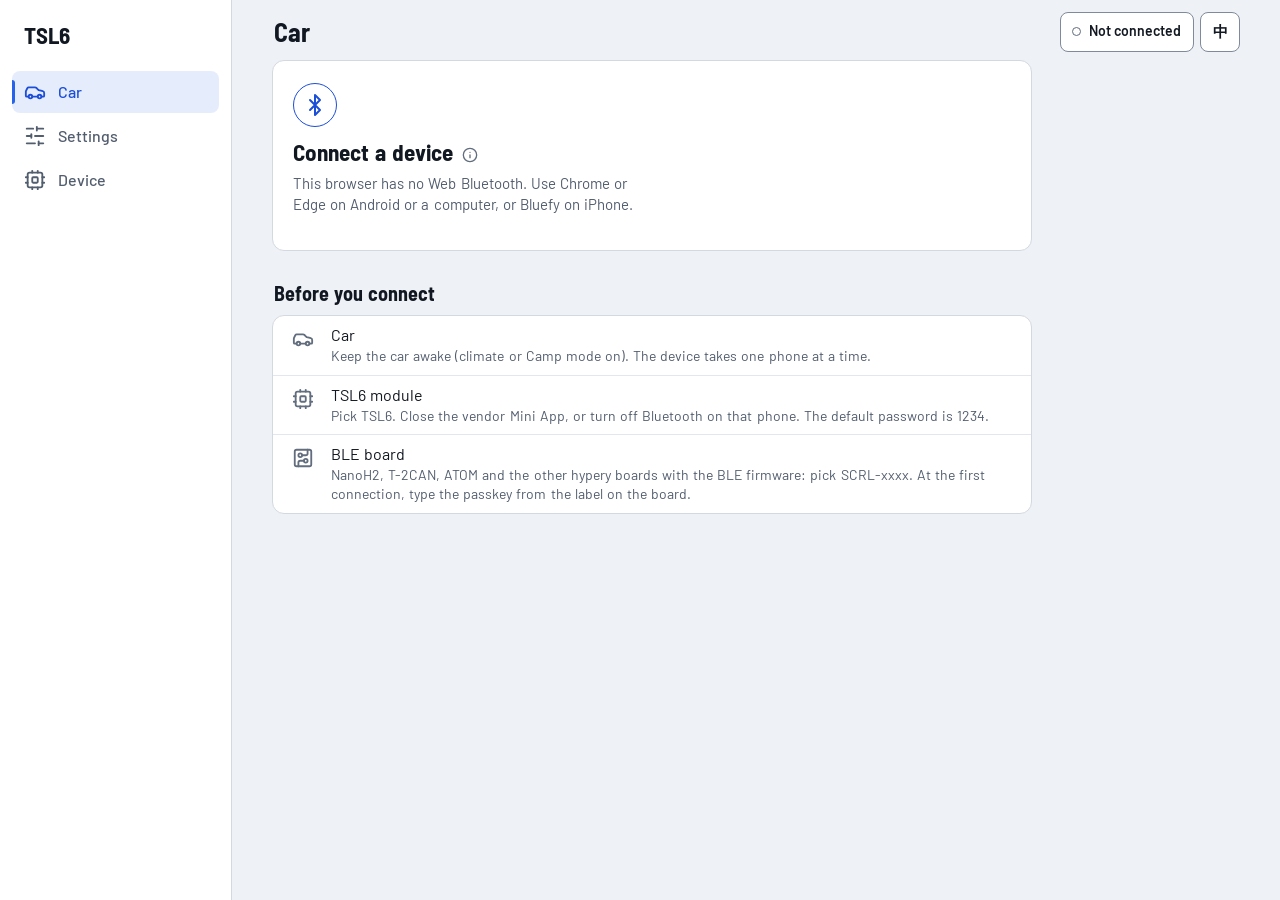
<file: public/index.html>
<!doctype html>
<html lang="en">
<head>
<meta charset="utf-8">
<meta name="viewport" content="width=device-width,initial-scale=1,viewport-fit=cover">
<title>TSL6 Web App</title>
<meta name="theme-color" content="#eef1f5" media="(prefers-color-scheme: light)">
<meta name="theme-color" content="#0f1318" media="(prefers-color-scheme: dark)">
<link rel="preload" href="app/fonts/barlow-latin-400-normal.woff2" as="font" type="font/woff2" crossorigin>
<link rel="icon" href="data:,">
<link rel="stylesheet" href="app/app.css">
</head>
<body>
<div id="mockBanner">Mock module</div>
<header id="top"></header>
<main id="page"></main>
<nav id="tabs" aria-label="Tabs"></nav>
<noscript><p style="padding:16px">This app needs JavaScript and Web Bluetooth (Chrome, Edge, or Bluefy on iPhone).</p></noscript>
<script type="module" src="app/main.js"></script>
</body>
</html>
</file>
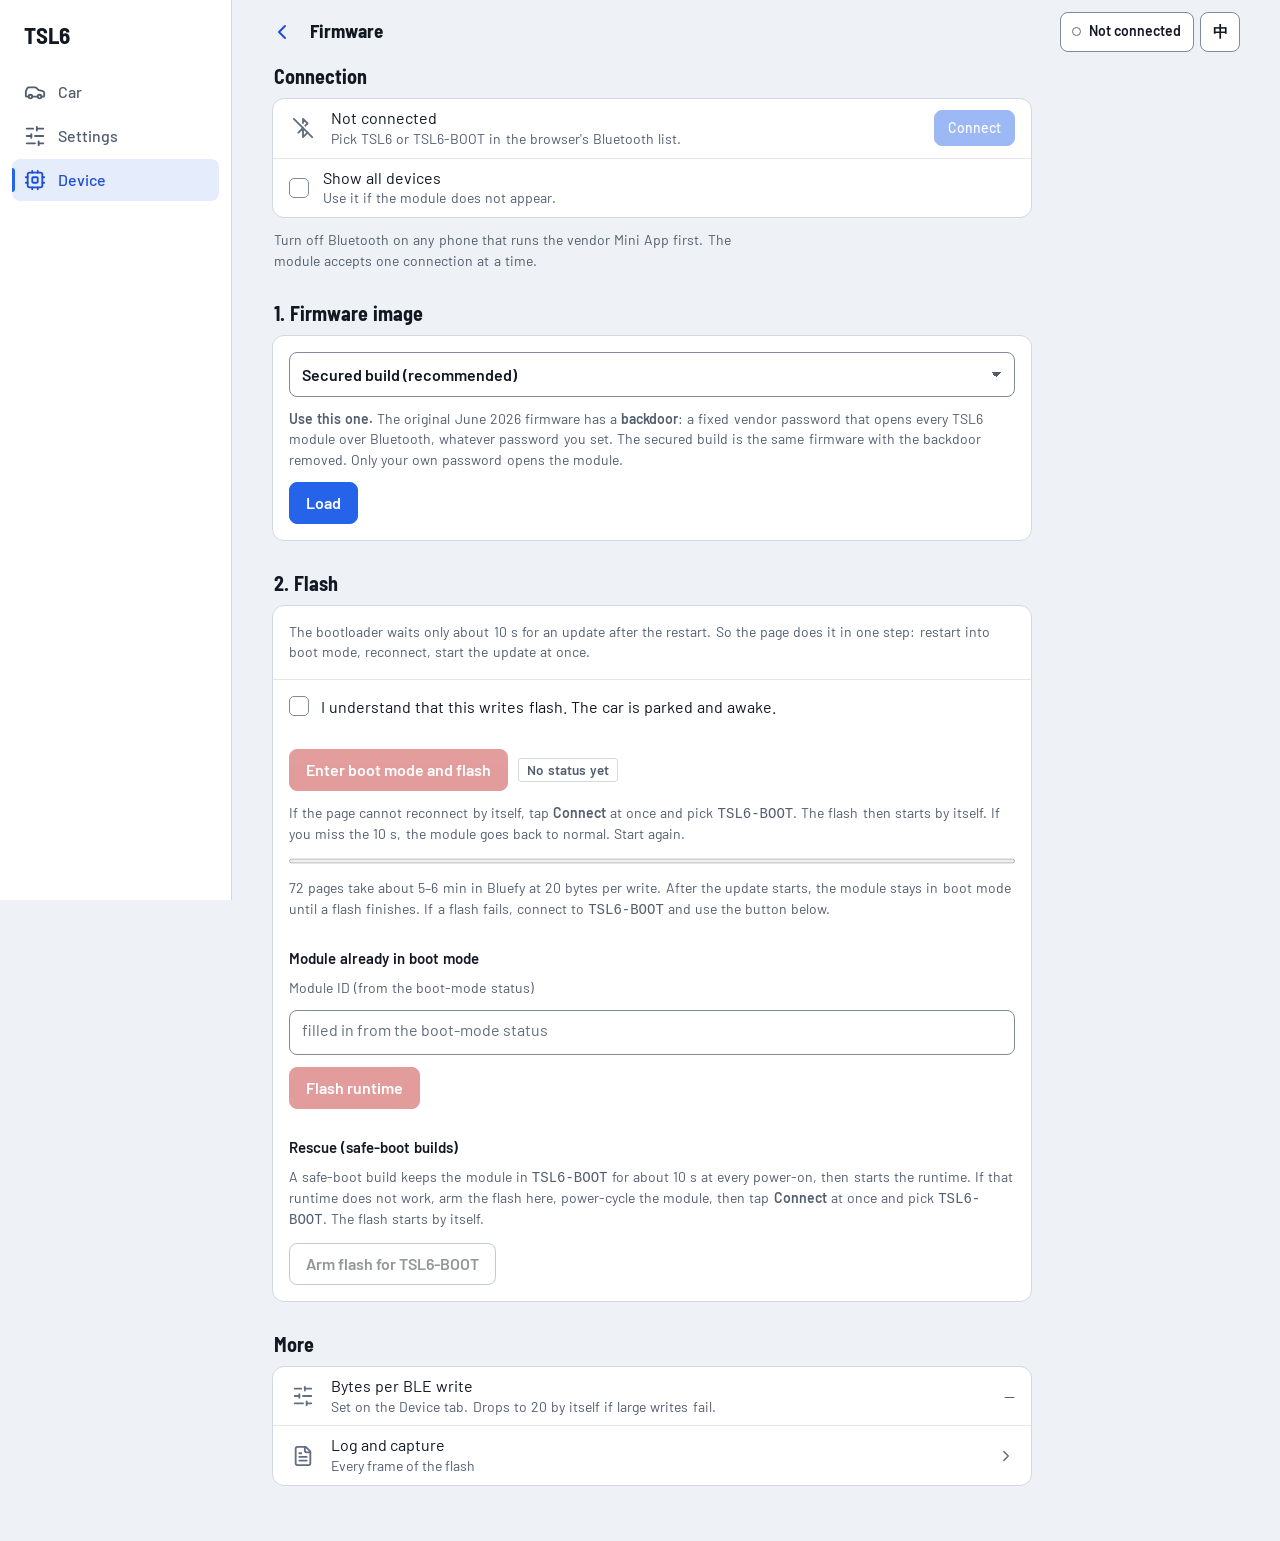
<file: public/flash.html>
<!doctype html>
<html lang="en">
<head>
<meta charset="utf-8">
<meta name="viewport" content="width=device-width,initial-scale=1">
<title>TSL6</title>
<!-- The flasher is now the app's Firmware page. Old flash.html links land there. -->
<meta http-equiv="refresh" content="0; url=./#firmware">
<script>location.replace("./#firmware");</script>
</head>
<body>
<p><a href="./#firmware">Open the Firmware page</a></p>
</body>
</html>
</file>
<file: public/app/app.css>
/* TSL6 web app. Design language "Telltale": an icon is dark when its function is off and lit when it is on,
   as on the car's instrument cluster. One token set for both themes. Sub-page CSS uses the same tokens
   (the old --mint* names are aliases).
   Fonts: Barlow and Barlow Semi Condensed (SIL Open Font License 1.1, see fonts/OFL.txt), Latin subset, self-hosted.
   Chinese text uses the system font. To go back to the system font, set --font and --font-head to the system stack. */
@font-face { font-family: "Barlow"; src: url("fonts/barlow-latin-400-normal.woff2") format("woff2"); font-weight: 400; font-style: normal; font-display: swap; }
@font-face { font-family: "Barlow"; src: url("fonts/barlow-latin-500-normal.woff2") format("woff2"); font-weight: 500; font-style: normal; font-display: swap; }
@font-face { font-family: "Barlow"; src: url("fonts/barlow-latin-600-normal.woff2") format("woff2"); font-weight: 600 700; font-style: normal; font-display: swap; }
@font-face { font-family: "Barlow Semi Condensed"; src: url("fonts/barlow-semi-condensed-latin-600-normal.woff2") format("woff2"); font-weight: 600; font-style: normal; font-display: swap; }
@font-face { font-family: "Barlow Semi Condensed"; src: url("fonts/barlow-semi-condensed-latin-700-normal.woff2") format("woff2"); font-weight: 700 800; font-style: normal; font-display: swap; }

:root {
  /* Alloy page, white panels, graphite ink, slate text, hairlines, one signal blue */
  --bg: #eef1f5; --card: #ffffff; --card-2: #f4f6f9; --fg: #121821; --muted: #525d6e; --faint: #626d7e;
  --line: #d3d9e1; --line-2: #e3e7ed;
  --accent: #2563eb; --accent-ui: #2563eb; --accent-text: #1d4ed8; --accent-soft: #e5edfd; --on-accent: #ffffff; --accent-hover: #1d4ed8;
  --ok: #15803d; --ok-soft: #e3f3e8; --warn: #b45309; --warn-soft: #fcf4e8; --bad: #c02626; --bad-soft: #fbe9e9;
  --off: #79849a; --btn: #ffffff; --btn-b: #7f8a9b; --btn-hover: #eef1f5;
  --sw-track: #d5dbe3; --sw-knob: #ffffff; --tt-off: #626d7e; --tt-green: #15803d; --tt-blue: #1d4ed8; --tt-amber: #b45309;
  --hl-g: #15803d; --hl-o: #b45309; --hl-r: #c02626;
  /* cluster panel: the car display */
  --cl-bg: #131a23; --cl-fg: #eef2f7; --cl-muted: #a3afbf; --cl-line: #2b3644; --cl-off: #5f6b7b;
  --cl-green: #4ade80; --cl-blue: #7aa7ff; --cl-amber: #fbbf24;
  --shadow: none;
  --shadow-lg: 0 18px 48px rgba(18, 24, 33, .22);
  --r-lg: 12px; --r-md: 8px; --r-sm: 8px; --r-xs: 3px;
  --top-h: 56px; --tab-h: 62px; --side-w: 232px;
  --mono: ui-monospace, SFMono-Regular, Menlo, Consolas, monospace;
  --cjk: "PingFang SC", "Hiragino Sans GB", "Noto Sans SC", "Noto Sans CJK SC", "Microsoft YaHei";
  --font: "Barlow", var(--cjk), system-ui, -apple-system, "Segoe UI", Roboto, sans-serif;
  --font-head: "Barlow Semi Condensed", "Barlow", var(--cjk), system-ui, -apple-system, "Segoe UI", Roboto, sans-serif;
  /* aliases for pages written against the first token set */
  --mint: var(--accent); --mint-d: var(--accent-text); --mint-l: var(--accent-soft);
  color-scheme: light;
}
@media (prefers-color-scheme: dark) {
  :root:not([data-theme="light"]) {
    --bg: #0f1318; --card: #171c23; --card-2: #1d232b; --fg: #e6e9ee; --muted: #a2acba; --faint: #8f99a8;
    --line: #2c333d; --line-2: #232931;
    --accent: #4d8dff; --accent-ui: #4d8dff; --accent-text: #8ab4ff; --accent-soft: #172440; --on-accent: #0c1220; --accent-hover: #6aa0ff;
    --ok: #4ade80; --ok-soft: #12291c; --warn: #fbbf24; --warn-soft: #2b2210; --bad: #f87171; --bad-soft: #2d1515;
    --sheet: #1d232b; --scrim: rgba(0, 0, 0, .7); --off: #788395; --btn: #1d232b; --btn-b: #667081; --btn-hover: #232a33;
    --sw-track: #343d49; --sw-knob: #c9d0da; --tt-off: #7a8596; --tt-green: #4ade80; --tt-blue: #7aa7ff; --tt-amber: #fbbf24;
    --hl-g: #6ee7a0; --hl-o: #fcd34d; --hl-r: #fca5a5;
    --cl-bg: #212b39; --cl-line: #3d4a5e; --cl-off: #7b8799;
    --shadow-lg: 0 18px 48px rgba(0, 0, 0, .55);
    color-scheme: dark;
  }
}
:root[data-theme="dark"] {
  --bg: #0f1318; --card: #171c23; --card-2: #1d232b; --fg: #e6e9ee; --muted: #a2acba; --faint: #8f99a8;
  --line: #2c333d; --line-2: #232931;
  --accent: #4d8dff; --accent-ui: #4d8dff; --accent-text: #8ab4ff; --accent-soft: #172440; --on-accent: #0c1220; --accent-hover: #6aa0ff;
  --ok: #4ade80; --ok-soft: #12291c; --warn: #fbbf24; --warn-soft: #2b2210; --bad: #f87171; --bad-soft: #2d1515;
  --sheet: #1d232b; --scrim: rgba(0, 0, 0, .7); --off: #788395; --btn: #1d232b; --btn-b: #667081; --btn-hover: #232a33;
  --sw-track: #343d49; --sw-knob: #c9d0da; --tt-off: #7a8596; --tt-green: #4ade80; --tt-blue: #7aa7ff; --tt-amber: #fbbf24;
  --hl-g: #6ee7a0; --hl-o: #fcd34d; --hl-r: #fca5a5;
  --cl-bg: #212b39; --cl-line: #3d4a5e; --cl-off: #7b8799;
  --shadow-lg: 0 18px 48px rgba(0, 0, 0, .55);
  color-scheme: dark;
}

* { box-sizing: border-box; }
html, body { margin: 0; background: var(--bg); color: var(--fg); }
body { font: 16px/1.45 var(--font); -webkit-tap-highlight-color: transparent; -webkit-font-smoothing: antialiased; }
button, select, input, textarea { font: inherit; color: inherit; }
[hidden] { display: none !important; }
:focus-visible { outline: 2px solid var(--accent-ui); outline-offset: 2px; }
svg { flex: none; }

/* iPhone: a long press must not start text selection or the callout menu.
   Selection takes over the touch, so long-press labels and hold buttons stopped working. */
body { -webkit-user-select: none; user-select: none; -webkit-touch-callout: none; }
input, textarea, pre.log, pre.log * { -webkit-user-select: text; user-select: text; -webkit-touch-callout: default; }
.ibtn, .ibtn *, .row-label, .act, .act * { -webkit-touch-callout: none; }

/* ---------------------------------------------------------------- shell */
#top { position: sticky; top: 0; z-index: 10; min-height: calc(var(--top-h) + env(safe-area-inset-top)); padding: env(safe-area-inset-top) 8px 0 8px;
  background: var(--bg); display: flex; align-items: center; gap: 6px; border-bottom: 1px solid transparent; }
#top.scrolled { border-bottom-color: var(--line); }
#top h1 { margin: 0; flex: 1; min-width: 0; font: 700 19px/1.2 var(--font-head); white-space: nowrap; overflow: hidden; text-overflow: ellipsis; }
#top .top-spacer { width: 8px; }
.top-back, .top-lang { flex: none; background: none; border: 0; color: var(--accent-text); height: 44px; min-width: 44px; cursor: pointer; display: grid; place-items: center; border-radius: var(--r-sm); }
.top-lang { color: var(--fg); font-size: 15px; font-weight: 600; height: 40px; min-width: 40px; border: 1px solid var(--btn-b); background: var(--card); }
#top.root h1 { font-size: 26px; padding-left: 2px; }
#top.root { padding-left: 16px; padding-right: 16px; }
#top.root .top-spacer { display: none; }
#top:not(.root) { padding-right: 16px; }
#top > .dot { margin: 0 8px; }
.top-back:hover, .top-lang:hover { background: var(--btn-hover); }
.conn-chip { flex: none; display: inline-flex; align-items: center; gap: 8px; height: 40px; padding: 0 12px 0 11px; border-radius: var(--r-sm); border: 1px solid var(--btn-b);
  background: var(--card); color: var(--fg); font-size: 14px; font-weight: 600; cursor: pointer; max-width: 52vw; }
.conn-chip span { overflow: hidden; text-overflow: ellipsis; white-space: nowrap; }
.conn-chip:hover { background: var(--btn-hover); }
/* connection lamp: hollow = no link, amber = password needed, green = live */
.dot { width: 9px; height: 9px; border-radius: 50%; border: 1.5px solid var(--tt-off); flex: none; }
.dot.on { background: var(--ok); border-color: var(--ok); }
.dot.warn { background: var(--warn); border-color: var(--warn); }
#page { max-width: 720px; margin: 0 auto; padding: 8px 16px calc(var(--tab-h) + 32px + env(safe-area-inset-bottom)); }
.lg-title { margin: 2px 0 18px; font: 700 32px/1.1 var(--font-head); letter-spacing: -.005em; }
#tabs { position: fixed; left: 0; right: 0; bottom: 0; z-index: 10; height: calc(var(--tab-h) + env(safe-area-inset-bottom));
  padding-bottom: env(safe-area-inset-bottom); background: var(--card);
  border-top: 1px solid var(--line); display: grid; grid-auto-flow: column; grid-auto-columns: 1fr; }
.tab { position: relative; background: none; border: 0; color: var(--muted); display: flex; flex-direction: column; align-items: center; justify-content: center; gap: 3px;
  font-size: 13px; font-weight: 500; cursor: pointer; }
.tab.on { color: var(--accent-text); font-weight: 600; }
/* the current tab carries a short signal-blue bar on its top edge */
.tab.on::before { content: ""; position: absolute; top: -1px; left: 50%; width: 28px; height: 3px; margin-left: -14px; border-radius: 0 0 3px 3px; background: var(--accent-ui); }
.side-brand { display: none; }
#mockBanner { display: none; }
.is-mock #mockBanner { display: block; position: fixed; z-index: 20; bottom: calc(var(--tab-h) + env(safe-area-inset-bottom) + 6px); left: 50%; transform: translateX(-50%);
  background: var(--bad); color: #fff; font: 600 12px/1 var(--font); padding: 5px 9px; border-radius: var(--r-xs); pointer-events: none; }

/* Desktop: sidebar navigation, wider content in two columns of groups. */
@media (min-width: 960px) {
  body { padding-left: var(--side-w); }
  #tabs { top: 0; right: auto; bottom: 0; width: var(--side-w); height: auto; padding: 18px 12px; display: flex; flex-direction: column; gap: 2px;
    border-top: 0; border-right: 1px solid var(--line); background: var(--card); }
  .side-brand { display: flex; align-items: center; gap: 10px; padding: 6px 12px 22px; font: 700 23px/1 var(--font-head); }
  .tab { flex-direction: row; justify-content: flex-start; gap: 12px; height: 42px; padding: 0 12px; border-radius: var(--r-sm); font-size: 16px; }
  .tab:hover { background: var(--btn-hover); }
  .tab.on { background: var(--accent-soft); }
  .tab.on::before { top: 9px; bottom: 9px; left: 0; width: 3px; height: auto; margin: 0; border-radius: 0 3px 3px 0; }
  #page { padding: 4px 40px 48px; max-width: 1120px; }
  #top, #top.root { max-width: 1120px; margin: 0 auto; padding: 8px 40px 0; }
  #top:not(.root) { padding-left: 28px; padding-right: 40px; }
  .is-mock #mockBanner { bottom: 12px; }
  .lg-title { font-size: 36px; margin-bottom: 22px; }
  /* groups flow into two columns when there is room (see the 1180 px rule); one group never splits */
  .page.narrow { max-width: 720px; }
}

/* ---------------------------------------------------------------- sections, cards, rows */
/* Section titles: bold, ink, left aligned. A small note may sit on the right. */
.sec-label { display: flex; align-items: baseline; justify-content: space-between; gap: 8px; margin: 30px 2px 10px; font: 700 20px/1.2 var(--font-head); color: var(--fg); }
.page > .sec-label:first-child, .page > .lg-title + .sec-label { margin-top: 4px; }
.sec-label .sec-side { font: 500 14px var(--font); color: var(--muted); }
.sec-label .help-btn { align-self: center; }
.sec-foot { margin: 8px 2px 0; font-size: 14px; color: var(--muted); line-height: 1.45; max-width: 62ch; }
.card { background: var(--card); border: 1px solid var(--line); border-radius: var(--r-lg); margin: 0 0 12px; overflow: hidden; }
.card.pad { padding: 14px 16px; }
.card-head { margin: 0; padding: 14px 16px 10px; background: none; color: var(--fg); font: 700 17px var(--font-head); text-align: left; border-bottom: 1px solid var(--line-2); }
.row { display: flex; align-items: center; justify-content: space-between; gap: 12px; min-height: 54px; padding: 10px 16px; border-top: 1px solid var(--line-2); }
.card > .row:first-child, .card-head + .row, .card > .row.first { border-top: 0; }
.row-left { display: flex; align-items: center; gap: 6px; min-width: 0; flex: 1 1 0; flex-wrap: wrap; row-gap: 2px; }
.row-label { font-size: 16px; min-width: 0; overflow-wrap: break-word; }
.row-left > .row-note { flex-basis: 100%; }
.row-note { font-size: 14px; color: var(--muted); }
.row-right { display: flex; align-items: center; gap: 10px; flex: 0 1 auto; justify-content: flex-end; flex-wrap: nowrap; min-width: 0; }
.row.row-btns .row-right { flex: none; }
.row.lab .help-btn { color: var(--warn); }
button.row.navrow { width: 100%; background: none; border: 0; border-top: 1px solid var(--line-2); text-align: left; cursor: pointer; color: inherit; font: inherit; }
.card > button.row.navrow:first-child { border-top: 0; }
button.row.navrow:hover { background: var(--btn-hover); }
.empty { color: var(--muted); text-align: center; padding: 22px 16px; margin: 0; }
.foot { color: var(--muted); font-size: 14px; margin: 8px 2px 16px; line-height: 1.45; max-width: 62ch; }
.help-btn { flex: none; width: 30px; height: 30px; margin: -5px -4px; border-radius: 50%; border: 0; background: none; color: var(--faint); padding: 0; cursor: pointer; display: inline-grid; place-items: center; font-size: 0; }
.help-btn:hover { color: var(--accent-text); background: var(--btn-hover); }
.help-btn svg { width: 17px; height: 17px; }

/* list item: telltale icon, title + state, trailing control */
.li { display: flex; align-items: center; gap: 14px; min-height: 52px; padding: 9px 16px; border-top: 1px solid var(--line-2); width: 100%; background: none; border-left: 0; border-right: 0; border-bottom: 0; color: inherit; text-align: left; font: inherit; }
.card > .li:first-child, .card > .li.first { border-top: 0; }
button.li { cursor: pointer; }
button.li:hover { background: var(--btn-hover); }
button.li:disabled { cursor: progress; }
.li-text { flex: 1; min-width: 0; display: flex; flex-direction: column; }
.li-title { display: flex; align-items: center; gap: 4px; font-size: 16px; line-height: 1.3; }
.li-title > span:first-child { min-width: 0; overflow-wrap: break-word; }
.li-sub { font-size: 14px; color: var(--muted); line-height: 1.35; margin-top: 1px; }
.li-sub.on { color: var(--fg); font-weight: 600; }
.li-trail { flex: none; display: flex; align-items: center; gap: 4px; color: var(--muted); font-size: 16px; max-width: 54%; }
.li-trail .val { overflow: hidden; text-overflow: ellipsis; white-space: nowrap; }
/* a value that differs from the factory default: ink, semibold, with a blue mark */
.li-trail .val.changed { color: var(--fg); font-weight: 600; }
.legend-dot { content: ""; display: inline-block; flex: none; width: 7px; height: 7px; margin: 0 2px 0 6px; border-radius: 50%; background: var(--fg); vertical-align: middle; }
.chev { color: var(--faint); display: inline-grid; }
.li.sub { padding-left: 46px; min-height: 48px; }
.li.sub .li-title { font-size: 15px; color: var(--fg); }
.li.danger .li-title { color: var(--bad); }

/* Telltale: a bare icon. Dark when off, lit in its colour when on. No box around it. */
.chip { flex: none; width: 24px; height: 24px; display: grid; place-items: center; color: var(--tt-off); background: none; border: 0; }
.chip.on { color: var(--tt, var(--accent-ui)); }
.chip.blue { color: var(--accent-text); }
.chip.green { color: var(--tt-green); }
.chip.amber { color: var(--tt-amber); }
.chip.red { color: var(--bad); }
.chip.t-blue { --tt: var(--tt-blue); } .chip.t-amber { --tt: var(--tt-amber); }
.pill { display: inline-flex; align-items: center; gap: 5px; height: 24px; padding: 0 8px; border-radius: var(--r-xs); font-size: 13.5px; font-weight: 600; border: 1px solid var(--line); color: var(--muted); background: var(--card); white-space: nowrap; }
.pill.ok { color: var(--ok); background: var(--ok-soft); border-color: transparent; }
.pill.warn { color: var(--warn); background: var(--warn-soft); border-color: transparent; }
.pill.bad { color: var(--bad); background: var(--bad-soft); border-color: transparent; }
.pills { display: flex; flex-wrap: wrap; gap: 6px; }

/* ---------------------------------------------------------------- car page: the cluster */
.cluster { background: var(--cl-bg); color: var(--cl-fg); border-color: var(--cl-line); padding: 16px 16px 14px; margin-bottom: 0; }
.cl-head { display: flex; align-items: center; gap: 10px; }
.cl-name { flex: 1; min-width: 0; display: flex; align-items: center; gap: 4px; }
.vehicle-name { font: 700 22px/1.1 var(--font-head); }
.cluster .help-btn { color: var(--cl-muted); }
.cluster .help-btn:hover { color: var(--cl-fg); background: rgba(255, 255, 255, .08); }
.cluster .ibtn { background: transparent; border-color: var(--cl-line); color: var(--cl-fg); width: 42px; height: 42px; }
.cluster .ibtn:hover { background: rgba(255, 255, 255, .08); }
/* CAN buses as lanes: a solid lit bar = link, a dashed dark bar = no link */
.cl-bus { display: flex; flex-wrap: wrap; align-items: center; gap: 8px 16px; margin-top: 14px; }
.lane { display: inline-flex; align-items: center; gap: 8px; font-size: 13.5px; font-weight: 600; color: var(--cl-muted); }
.lane i { display: block; width: 34px; height: 0; border-top: 3px dashed var(--cl-off); }
.lane.on { color: var(--cl-fg); }
.lane.on i { border-top-style: solid; border-color: var(--cl-green); }
.cl-bus .pill.bad { background: #3a1416; color: #fca5a5; }
.cl-tt { display: flex; flex-wrap: wrap; align-items: center; gap: 6px 14px; min-height: 26px; margin-top: 14px; padding-top: 12px; border-top: 1px solid var(--cl-line); }
.tt { display: inline-grid; place-items: center; color: var(--cl-green); }
.tt.t-blue { color: var(--cl-blue); } .tt.t-amber { color: var(--cl-amber); }
.cl-none { font-size: 14px; color: var(--cl-muted); }

/* ---------------------------------------------------------------- car page blocks */
.hero { padding: 14px 16px; display: flex; align-items: center; gap: 14px; }
.hero .chip { width: 24px; height: 24px; }
.hero-text { flex: 1; min-width: 0; }
.hero-title { font-size: 17px; font-weight: 600; display: flex; align-items: center; gap: 4px; }
.hero-sub { font-size: 14px; color: var(--muted); margin-top: 2px; }
.hero-sub b { color: var(--fg); font-weight: 600; }
/* Prompt build (Car tab): mode pill and the live patch state from the B0 stream */
.prompt-pill { height: 20px; font-size: 12px; margin-left: 4px; color: var(--accent-text); background: var(--accent-soft); border-color: transparent; }
.prompt-diag { color: var(--fg); margin-top: 2px; font-variant-numeric: tabular-nums; }
.prompt-raw { color: var(--muted); }
.acts { display: grid; grid-template-columns: repeat(4, minmax(0, 1fr)); gap: 8px; padding: 12px; }
.acts.three { grid-template-columns: repeat(3, minmax(0, 1fr)); }
.acts.two { grid-template-columns: repeat(2, minmax(0, 1fr)); }
.acts.five { grid-template-columns: repeat(5, minmax(0, 1fr)); padding-top: 0; }
.act { display: flex; flex-direction: column; align-items: center; justify-content: center; gap: 6px; min-height: 70px; padding: 10px 4px; border-radius: var(--r-md);
  border: 1px solid var(--btn-b); background: var(--card-2); color: var(--fg); font-size: 14px; font-weight: 500; line-height: 1.2; text-align: center; cursor: pointer; touch-action: manipulation; }
.act svg { color: var(--fg); }
.act:hover { background: var(--btn-hover); }
.act:active, .act.held { background: var(--accent-soft); border-color: var(--accent-ui); color: var(--accent-text); }
.act:active svg, .act.held svg { color: var(--accent-text); }
.act.hold { touch-action: none; }
.act b { font: 700 19px/1 var(--font-head); }
.act:disabled { opacity: .45; cursor: not-allowed; }
.acts.arrows .act { min-height: 50px; }
/* Doors and access in plan view: front at the top, the frunk and trunk on the centre line. */
.acts.plan { grid-template-columns: repeat(6, minmax(0, 1fr));
  grid-template-areas: "fl fl fk fk fr fr" "rl rl tk tk rr rr" "gb gb gb mi mi mi" "ul ul ul lk lk lk"; }
.acts.plan .act { grid-column: span 2; }
.acts.plan [data-id="tap-0"] { grid-area: fl; } .acts.plan [data-id="tap-1"] { grid-area: fr; }
.acts.plan [data-id="tap-2"] { grid-area: rl; } .acts.plan [data-id="tap-3"] { grid-area: rr; }
.acts.plan [data-id="tap-8"] { grid-area: fk; }
.acts.plan [data-id="tap-9"] { grid-area: tk; }
.acts.plan [data-id="tap-10"] { grid-area: gb; } .acts.plan [data-id="tap-11"] { grid-area: mi; }
.acts.plan [data-id="tap-23"] { grid-area: ul; } .acts.plan [data-id="tap-22"] { grid-area: lk; }
.subhead { display: flex; align-items: center; gap: 4px; padding: 12px 16px 0; font-size: 15px; font-weight: 600; color: var(--fg); }
.seat { padding: 2px 0 2px; }
.seat + .seat { border-top: 1px solid var(--line-2); }
/* Scroll wheel: a round pad, like the wheel button on the steering wheel */
.dpad { position: relative; display: grid; grid-template-columns: repeat(3, 58px); grid-auto-rows: 58px; gap: 4px; justify-content: center; align-content: center; padding: 18px; }
.dpad::before { content: ""; position: absolute; left: 50%; top: 50%; width: 190px; height: 190px; margin: -95px 0 0 -95px; border-radius: 50%; border: 1px solid var(--btn-b); background: var(--card-2); }
.dpad .act { position: relative; min-height: 0; padding: 0; border-radius: 50%; background: none; border-color: transparent; }
.dpad .act:hover { background: var(--btn-hover); }
.dpad .act.held, .dpad .act:active { background: var(--accent-soft); border-color: var(--accent-ui); }
.dpad > .act:nth-child(5) { background: var(--card); border-color: var(--btn-b); }
.notice { display: flex; gap: 10px; align-items: flex-start; padding: 12px 16px; font-size: 14px; line-height: 1.45; color: var(--warn); background: var(--warn-soft); border-bottom: 1px solid var(--line-2); }
.notice.bad { color: var(--bad); background: var(--bad-soft); }
.notice a, .notice button.linkish { color: inherit; font-weight: 600; text-decoration: underline; background: none; border: 0; padding: 0; cursor: pointer; text-align: left; }
.card.caution { border-color: color-mix(in srgb, var(--warn) 50%, var(--line)); }
.empty-state { display: flex; flex-direction: column; align-items: flex-start; text-align: left; padding: 22px 20px 22px; gap: 6px; }
.empty-state .chip { width: 44px; height: 44px; margin-bottom: 6px; border-radius: 50%; border: 1.5px solid currentColor; }
.empty-state h2 { margin: 0; font: 700 23px/1.2 var(--font-head); }
.empty-state p { margin: 0 0 12px; color: var(--muted); font-size: 15px; max-width: 46ch; text-wrap: pretty; }
.empty-state .btn { min-width: 180px; }
.es-btns { display: flex; flex-wrap: wrap; gap: 10px; }
.empty-state .check { display: flex; gap: 8px; align-items: center; margin-top: 8px; font-size: 14px; color: var(--muted); cursor: pointer; }
.empty-state .check input { width: 18px; height: 18px; margin: 0; accent-color: var(--accent); }
.linkbtn { background: none; border: 0; color: var(--accent-text); font-weight: 600; font-size: 14px; cursor: pointer; padding: 8px; }
.steps { margin: 0; padding: 0 0 0 20px; color: var(--muted); font-size: 15px; line-height: 1.45; }
.steps li + li { margin-top: 8px; }
.steps li { text-wrap: pretty; }
.steps li::marker { color: var(--fg); font-weight: 600; }

/* ---------------------------------------------------------------- controls */
/* Switch: a pill (owner's choice after the council run). Off = outlined track and a grey knob on the left.
   On = blue track and a white knob on the right. Unknown = dashed track, knob in the middle. */
.switch { position: relative; width: 50px; height: 30px; border-radius: 15px; border: 1.5px solid var(--btn-b); background: var(--sw-track); cursor: pointer; flex: none; padding: 0; transition: background .15s, border-color .15s; }
.switch::after { content: ""; position: absolute; top: 3.5px; left: 3.5px; width: 20px; height: 20px; border-radius: 50%; background: var(--sw-knob); box-shadow: 0 0 0 1px var(--btn-b), 0 1px 2px rgba(18, 24, 33, .3); transition: left .15s, background .15s; }
.switch[aria-checked="true"] { background: var(--accent-ui); border-color: var(--accent-ui); }
.switch[aria-checked="true"]::after { left: 23.5px; background: #fff; box-shadow: 0 1px 2px rgba(18, 24, 33, .3); }
.switch.unknown { border-style: dashed; }
.switch.unknown::after { left: 13.5px; opacity: .6; }
.switch.busy::after { animation: pulse .8s infinite alternate; }
.switch:disabled { opacity: .4; cursor: not-allowed; }
@keyframes pulse { from { opacity: 1; } to { opacity: .3; } }
@media (prefers-reduced-motion: reduce) { .switch, .switch::after { transition: none; } .switch.busy::after { animation-duration: 2s; } }
.picker { appearance: none; -webkit-appearance: none; max-width: 200px; min-height: 38px; border: 1px solid var(--btn-b); border-radius: var(--r-sm); background: var(--btn)
  url("data:image/svg+xml,%3Csvg xmlns='http://www.w3.org/2000/svg' viewBox='0 0 24 24' width='16' height='16' fill='none' stroke='%23748093' stroke-width='2'%3E%3Cpath d='M6 9l6 6 6-6'/%3E%3C/svg%3E") right 8px center no-repeat;
  padding: 6px 28px 6px 10px; font-size: 15px; text-overflow: ellipsis; cursor: pointer; }
@media (min-width: 480px) { .picker { max-width: 260px; } }
button.picker { text-align: left; white-space: nowrap; overflow: hidden; text-overflow: ellipsis; color: var(--fg); }
button.picker.sub-btn { background: none; border: 0; width: 34px; padding: 0; text-align: center; font-weight: 700; letter-spacing: 1px; color: var(--muted); }
.picker:disabled { opacity: .5; }
.btn { display: inline-flex; align-items: center; justify-content: center; gap: 6px; border: 1px solid var(--btn-b); background: var(--btn); color: var(--fg); border-radius: var(--r-sm);
  min-height: 42px; padding: 8px 16px; cursor: pointer; font-size: 16px; font-weight: 600; text-decoration: none; }
.btn:hover { background: var(--btn-hover); }
.btn:disabled { opacity: .45; cursor: not-allowed; }
.btn.primary { background: var(--accent); border-color: var(--accent); color: var(--on-accent); }
.btn.primary:hover { background: var(--accent-hover); border-color: var(--accent-hover); }
.btn.danger { color: var(--bad); }
.btn.small { min-height: 36px; padding: 5px 13px; font-size: 14px; }
.btn.green { color: var(--accent-text); font-weight: 600; }
.btn.act { font-weight: 600; font-size: 15px; padding: 9px 4px; line-height: 1.25; white-space: normal; min-height: 44px; }
a.btn { color: inherit; }
.act-grid { display: grid; grid-template-columns: repeat(3, minmax(0, 1fr)); gap: 10px; }
.ibtn { width: 44px; height: 44px; border: 1px solid var(--btn-b); background: var(--btn); color: var(--fg); border-radius: var(--r-sm); display: grid; place-items: center; cursor: pointer;
  touch-action: none; }
.ibtn:hover { background: var(--btn-hover); }
.ibtn b { font: 700 18px var(--font-head); }
.ibtn.held, .ibtn:active { background: var(--accent-soft); border-color: var(--accent-ui); color: var(--accent-text); }
.btn-grid { display: flex; gap: 6px; justify-content: flex-end; flex-wrap: nowrap; }
.btn-grid.five .ibtn { width: 40px; }
.btn-stack { display: flex; flex-direction: column; gap: 10px; align-items: flex-end; }
.vt { font-weight: 600; }
.vt.ok { color: var(--ok); } .vt.warn { color: var(--warn); }
.vt-warn { color: var(--bad); font-size: 14px; }
.cd { font: 600 16px var(--font); color: var(--accent-text); }
.kv { font-size: 15px; color: var(--muted); text-align: right; word-break: break-all; }
.kv.mono { font-family: var(--mono); font-size: 13.5px; }
/* Firmware row of a BLE board (Device tab): newest release over the running version, as in the vendor app */
.fw-row .li-text { flex: 0 0 auto; margin-right: auto; white-space: nowrap; }
.fw-row .btn { flex: 0 0 auto; white-space: nowrap; }
.fw-vers { display: flex; flex-direction: column; align-items: flex-end; gap: 2px; margin-left: 10px; }
.fw-vers .kv { font-size: 13.5px; white-space: nowrap; }
.fw-vers .kv.older, .li-sub.fw-new, .li-trail .fw-new { color: var(--warn); }
.fw-note a { color: var(--accent-text); }
input.text { border: 1px solid var(--btn-b); border-radius: var(--r-sm); padding: 10px 12px; background: var(--card); width: 100%; min-height: 42px; }
input.text:focus { outline: 2px solid var(--accent-ui); outline-offset: 0; border-color: var(--accent-ui); }
.form { padding: 16px; display: grid; gap: 12px; }
/* segmented control: a row of tabs on one hairline; the current one is ink with a blue underline */
.seg { display: flex; gap: 2px; margin: 0 0 14px; padding: 0; background: none; border: 0; border-bottom: 1px solid var(--line); }
.seg button { flex: 1; position: relative; background: none; border: 0; min-height: 42px; padding: 6px 8px; font-size: 16px; font-weight: 600; color: var(--muted); cursor: pointer; border-radius: var(--r-sm) var(--r-sm) 0 0; }
.seg button:hover { background: var(--btn-hover); }
.seg button.on { color: var(--fg); }
.seg button.on::after { content: ""; position: absolute; left: 10px; right: 10px; bottom: -1px; height: 3px; border-radius: 3px 3px 0 0; background: var(--accent-ui); }
/* a seg inside a row (Device > Language) is a two-way switch with a box */
.li .seg { margin: 0; width: 140px; border: 1px solid var(--btn-b); border-radius: var(--r-sm); padding: 3px; gap: 3px; }
.li .seg button { min-height: 32px; border-radius: 5px; font-size: 14px; }
.li .seg button.on { background: var(--accent); color: var(--on-accent); }
.li .seg button.on::after { display: none; }
.sub-note { text-align: left; color: var(--muted); font-size: 14px; margin: 0 2px 12px; }
.toolbar { display: flex; align-items: center; justify-content: space-between; gap: 8px; padding: 10px 14px; }
.toolbar .tools { display: flex; gap: 8px; }
.mono { font-family: var(--mono); }
.about p { margin: 0 0 8px; font-size: 15px; max-width: 62ch; }
.about p.small { margin: 0; font-size: 14px; color: var(--muted); }

/* ---------------------------------------------------------------- toast and dialogs */
#toast { position: fixed; left: 50%; bottom: calc(var(--tab-h) + 24px + env(safe-area-inset-bottom)); transform: translate(-50%, 8px); z-index: 60; background: #121821; color: #fff;
  padding: 11px 16px; border-radius: var(--r-sm); font-size: 15px; font-weight: 500; max-width: 86vw; text-align: left; white-space: pre-line; opacity: 0; pointer-events: none;
  transition: opacity .15s, transform .15s; box-shadow: var(--shadow-lg); border-left: 4px solid #7b8698; }
#toast.show { opacity: 1; transform: translate(-50%, 0); }
#toast.ok { border-left-color: #4ade80; } #toast.bad { border-left-color: #f87171; } #toast.warn { border-left-color: #fbbf24; }
#toast.ok::before { content: "✓  "; color: #6ee7a0; } #toast.bad::before { content: "✕  "; color: #fca5a5; } #toast.warn::before { content: "!  "; color: #fcd34d; }
:root[data-theme="dark"] #toast { background: #2a313b; }
@media (prefers-color-scheme: dark) { :root:not([data-theme="light"]) #toast { background: #2a313b; } }
@media (min-width: 960px) { #toast { bottom: 28px; margin-left: calc(var(--side-w) / 2); } }
@media (prefers-reduced-motion: reduce) { #toast { transition: none; } }
.dlg-back { position: fixed; inset: 0; z-index: 50; background: var(--scrim, rgba(12, 16, 22, .55)); display: grid; place-items: center; padding: 16px; }
.dlg { width: min(380px, 100%); background: var(--sheet, var(--card)); border-radius: var(--r-lg); overflow: hidden; box-shadow: var(--shadow-lg); max-height: 86vh; display: flex; flex-direction: column; border: 1px solid var(--line); }
.dlg.wide { width: min(500px, 100%); }
.dlg h3 { margin: 0; padding: 18px 20px 4px; text-align: left; font: 700 20px/1.2 var(--font-head); }
.dlg-body { padding: 6px 20px 16px; overflow: auto; }
.dlg-text { margin: 4px 0; text-align: left; white-space: pre-line; color: var(--muted); font-size: 16px; }
.dlg-input { width: 100%; margin-top: 12px; padding: 12px; border: 1px solid var(--btn-b); border-radius: var(--r-sm); background: var(--bg); font: 600 24px var(--font); text-align: center; letter-spacing: .4em; }
.dlg-input:focus { outline: 2px solid var(--accent-ui); outline-offset: 0; border-color: var(--accent-ui); }
.dlg-btns { display: flex; justify-content: flex-end; gap: 8px; padding: 12px 20px 16px; border-top: 1px solid var(--line-2); }
.dlg-btn { min-height: 42px; padding: 8px 18px; background: var(--btn); border: 1px solid var(--btn-b); border-radius: var(--r-sm); font-size: 16px; font-weight: 600; cursor: pointer; color: var(--fg); }
.dlg-btn:hover { background: var(--btn-hover); }
.dlg-btn.primary { background: var(--accent); border-color: var(--accent); color: var(--on-accent); }
.dlg-btn.primary:hover { background: var(--accent-hover); border-color: var(--accent-hover); }
.dlg-btn.danger { background: #c02626; border-color: #c02626; color: #fff; }
.dlg-area { width: 100%; margin: 8px 0; padding: 8px; border: 1px solid var(--line); border-radius: var(--r-sm); background: var(--bg); color: var(--fg); font: 12px/1.4 var(--mono); resize: vertical; }
.dlg-row { display: flex; justify-content: flex-start; gap: 10px; margin: 6px 0; }
.help { font-size: 16px; color: var(--fg); max-width: 62ch; }
.help-p { padding: 0; margin: 0 0 12px; }
.help-p p { margin: 0; }
.hl-g { color: var(--hl-g); font-weight: 600; } .hl-o { color: var(--hl-o); font-weight: 600; } .hl-r { color: var(--hl-r); font-weight: 600; } .hl-b { font-weight: 700; }
/* option sheet: help text on top, then the options; the current one carries the blue mark */
.sheet-help { margin: 0 -20px 4px; padding: 0 20px 12px; border-bottom: 1px solid var(--line-2); font-size: 14px; color: var(--muted); max-height: 30vh; overflow: auto; }
.sheet-help .help { font-size: 14px; color: var(--muted); }
.opt-list { display: flex; flex-direction: column; max-height: 56vh; overflow: auto; margin: 0 -20px; }
.opt { position: relative; display: flex; justify-content: space-between; align-items: center; gap: 10px; width: 100%; min-height: 50px; padding: 12px 20px; background: none; border: 0; border-top: 1px solid var(--line-2); text-align: left; font-size: 16px; cursor: pointer; color: var(--fg); }
.opt:first-child { border-top: 0; }
.opt:hover { background: var(--btn-hover); }
.opt.on { color: var(--accent-text); font-weight: 600; background: var(--accent-soft); }
.opt.on::before { content: ""; position: absolute; left: 0; top: 10px; bottom: 10px; width: 3px; border-radius: 0 3px 3px 0; background: var(--accent-ui); }
.opt-ok { flex: none; width: 1em; }
@media (max-width: 559px) {
  /* phone: an option list rises from the bottom edge, in reach of the thumb.
     Dialogs with a text field stay centred, so the iPhone keyboard cannot cover them. */
  .dlg-btn { flex: 1; }
}
pre.log { margin: 0; padding: 12px 14px; font: 12px/1.5 var(--mono); white-space: pre-wrap; word-break: break-all; max-height: 60vh; overflow: auto; }
pre.log .ok { color: var(--ok); } pre.log .bad { color: var(--bad); } pre.log .warn { color: var(--warn); }

@media (max-width: 380px) {
  #page { padding-left: 12px; padding-right: 12px; }
  .lg-title { font-size: 29px; }
  .ibtn { width: 40px; }
  .btn-grid.five .ibtn { width: 34px; }
  .acts { gap: 6px; padding: 10px; }
  .act { font-size: 13px; }
  .vehicle-name { font-size: 23px; }
}
.side-brand { order: -1; }
.vehicle .ibtn, .cluster .ibtn { touch-action: manipulation; }
[data-page="settings"] .li.sub { padding-left: 34px; position: relative; }
[data-page="settings"] .li.sub::before { content: ""; position: absolute; left: 18px; top: 0; bottom: 50%; width: 9px; border-left: 1.5px solid var(--btn-b); border-bottom: 1.5px solid var(--btn-b); border-bottom-left-radius: 6px; }
.sec-title { display: inline-flex; align-items: center; gap: 4px; }
.check-row { cursor: pointer; }
.check-row input { width: 20px; height: 20px; margin: 0 2px; accent-color: var(--accent); flex: none; }
input.mono::placeholder { font-family: var(--font); }
.tools.wrap { display: flex; gap: 10px; flex-wrap: wrap; }
/* desktop: single-column pages keep a reading width; grouped pages use two columns from 1180 px */
@media (min-width: 960px) { #page > .page:not(.cols) { max-width: 760px; } }
@media (min-width: 960px) and (max-width: 1179px) { #page > .page.cols { max-width: 760px; } }
@media (min-width: 1180px) {
  .page.cols { column-count: 2; column-gap: 28px; }
  .page.cols > .lg-title, .page.cols > .span { column-span: all; }
  .page.cols > .grp { break-inside: avoid; display: inline-block; width: 100%; }
  .page.cols > .grp > .sec-label:first-child { margin-top: 0; }
  .page.cols > .span { margin-bottom: 30px; }
  .page.cols > .grp { margin-bottom: 18px; }
}
/* live numbers keep their width while they change (after any font shorthand) */
.hero-sub b, .li-trail .val, .kv, .cd, .lane, .vehicle-name, .sc-num, .rgb-num, .bat-val, .bat-cell-v, .bh-dbm, .bh-batt, .dbg-state, .opt { font-variant-numeric: tabular-nums; }
::placeholder { color: var(--faint); opacity: 1; }

/* ---------------------------------------------------------------- round 2 (council) */
/* the first group on a page starts at the top bar */
.page > .grp:first-child > .sec-label:first-child { margin-top: 4px; }
/* a row name that opens its help: it looks like plain text */
button.li-text { background: none; border: 0; padding: 4px 0; margin: -4px 0; text-align: left; color: inherit; font: inherit; cursor: pointer; border-radius: var(--r-xs); }
button.li-text:hover .li-title > span:first-child { text-decoration: underline; text-decoration-color: var(--line); text-underline-offset: 3px; }
/* AP assist: the lead card of the car page */
.card.lead .hero { padding: 16px; min-height: 76px; }
.card.lead .hero .chip { width: 28px; height: 28px; }
.card.lead .hero-title { font: 700 21px/1.2 var(--font-head); }
.card.lead + .card { margin-top: 0; }
/* cluster: gauge button with a label; lit functions as named chips */
.cluster .cl-gauge { display: inline-flex; align-items: center; gap: 6px; height: 36px; padding: 0 12px; border-radius: var(--r-sm); border: 1px solid var(--cl-line);
  background: transparent; color: var(--cl-fg); font: 600 14px var(--font); cursor: pointer; }
.cluster .cl-gauge:hover { background: rgba(255, 255, 255, .08); }
.tt { display: inline-flex; align-items: center; gap: 6px; font-size: 13.5px; font-weight: 500; }
.tt span { color: var(--cl-fg); }
@media (min-width: 1180px) {
  .cluster { display: flex; flex-wrap: wrap; align-items: center; gap: 12px 32px; padding: 14px 18px; }
  .cluster .cl-head { display: contents; }
  .cluster .cl-name { flex: none; }
  .cluster .cl-bus { margin: 0; }
  .cluster .cl-tt { flex: 1; margin: 0; padding: 0 0 0 28px; border-top: 0; border-left: 1px solid var(--cl-line); }
  .cluster .cl-gauge { order: 9; margin-left: auto; }
}
/* phone: the main action of an empty state fills the card */
@media (max-width: 559px) {
  .empty-state .btn.primary, .es-btns { align-self: stretch; min-height: 48px; }
  .es-btns { flex-direction: column; }
  .es-btns .btn { min-height: 48px; }
}
/* option sheet: grab handle, fade at the bottom of a long list, a drawn check */
.opt-list { -webkit-mask-image: linear-gradient(#000 calc(100% - 28px), transparent); mask-image: linear-gradient(#000 calc(100% - 28px), transparent); padding-bottom: 20px; }
.opt-ok { display: inline-grid; place-items: center; width: 20px; color: var(--accent-text); }
@media (max-width: 559px) {
  .dlg-back:has(.opt-list, .opt-range) { place-items: end center; padding: 0; }
  .dlg-back:has(.opt-list, .opt-range) .dlg { width: 100%; max-height: 88vh; border-radius: 16px 16px 0 0; border-bottom: 0; }
  .dlg-back:has(.opt-list, .opt-range) .dlg::before { content: ""; display: block; width: 36px; height: 4px; margin: 8px auto 0; border-radius: 2px; background: var(--btn-b); }
  .dlg-back:has(.opt-list, .opt-range) .dlg-btns { padding-bottom: calc(16px + env(safe-area-inset-bottom)); }
}
/* a number setting: one value, a slider and minus / plus */
.opt-range { padding: 8px 0 4px; }
.opt-range-val { text-align: center; font: 700 40px/1.1 var(--font-head); font-variant-numeric: tabular-nums; }
.opt-range-def { display: block; width: fit-content; margin: 6px auto 0; min-height: 44px; padding: 6px 14px; border: 0; background: none; border-radius: var(--r-sm); font: 600 14px var(--font); color: var(--accent-text); cursor: pointer; }
.opt-range-def:disabled { color: var(--muted); font-weight: 500; cursor: default; border-color: transparent; }
.opt-range-def:not(:disabled):hover { background: var(--accent-soft); }
.opt-range-row { display: flex; align-items: center; gap: 12px; margin-top: 12px; }
.opt-range-row input { flex: 1; min-width: 0; height: 32px; accent-color: var(--accent); }
.opt-range-row .ibtn { touch-action: manipulation; flex: none; }
.legend { display: flex; align-items: center; margin: -2px 2px 6px; font-size: 14px; color: var(--muted); }
/* round 2 (council) */
/* cluster: a lit function is blue, as its switch; green stays for the buses and the link lamp */
.tt { color: var(--cl-blue); }
.tt.t-amber { color: var(--cl-amber); }
/* number slider in the theme: 6 px track, filled part in the accent, square thumb like the switch knob */
.opt-range-row input { -webkit-appearance: none; appearance: none; height: 32px; background: transparent; cursor: pointer; --fill: 0%; }
.opt-range-row input::-webkit-slider-runnable-track { height: 6px; border-radius: 3px; border: 0; box-shadow: inset 0 0 0 1px var(--btn-b);
  background: linear-gradient(to right, var(--accent-ui) var(--fill), var(--sw-track) var(--fill)); }
.opt-range-row input::-moz-range-track { height: 6px; border-radius: 3px; background: var(--sw-track); }
.opt-range-row input::-moz-range-progress { height: 6px; border-radius: 3px; background: var(--accent-ui); }
.opt-range-row input::-webkit-slider-thumb { -webkit-appearance: none; width: 24px; height: 24px; margin-top: -9px; border-radius: 50%; background: #fff;
  border: 1.5px solid var(--btn-b); box-shadow: 0 1px 3px rgba(18, 24, 33, .3); }
.opt-range-row input::-moz-range-thumb { width: 22px; height: 22px; border-radius: 50%; background: #fff; border: 1.5px solid var(--btn-b); }
/* the sheet edge shows against the dimmed page in dark */
.dlg { border-top-color: var(--line); }
/* checkbox in the palette */
.empty-state .check input, .check-row input { -webkit-appearance: none; appearance: none; width: 20px; height: 20px; flex: none; margin: 0; border-radius: 5px;
  border: 1.5px solid var(--btn-b); background: var(--card); display: inline-grid; place-items: center; cursor: pointer; }
.empty-state .check input:checked, .check-row input:checked { background: var(--accent-ui); border-color: var(--accent-ui); }
.empty-state .check input:checked::after, .check-row input:checked::after { content: ""; width: 10px; height: 5px; margin-top: -2px; border-left: 2px solid #fff; border-bottom: 2px solid #fff; transform: rotate(-45deg); }
/* group help: every row name with its help text */
.ghelp h4 { margin: 14px 0 4px; font: 700 17px/1.25 var(--font-head); }
.ghelp h4:first-child { margin-top: 2px; }
.ghelp .help { font-size: 15px; }
/* seats: one 4-column grid; memory 1-3 is one segmented control over two columns */
.acts.seatgrid { grid-template-columns: repeat(4, minmax(0, 1fr)); }
.acts.seatgrid .mem { grid-column: span 2; display: flex; }
.mem-cap { font-size: 12.5px; font-weight: 600; color: var(--muted); text-align: center; }
.mem-seg { flex: 1; display: grid; grid-template-columns: repeat(3, 1fr); border: 1px solid var(--line); border-radius: var(--r-md); overflow: hidden; background: var(--card-2); }
.mem-seg .act { border: 0; border-radius: 0; min-height: 0; border-left: 1px solid var(--line); }
.mem-seg .act:first-child { border-left: 0; }
/* doors: lock and unlock first, then the plan, then glovebox and mirrors */
.acts.plan { grid-template-areas: "ul ul ul lk lk lk" "fl fl fk fk fr fr" "rl rl tk tk rr rr" "gb gb gb mi mi mi"; }
.tpick.unknown { color: var(--warn); border-color: color-mix(in srgb, var(--warn) 60%, var(--btn-b)); }
.tpick.unknown svg:first-child { color: var(--warn); }
/* sub-pages on a phone: the link chip shows only its lamp, so the page title has room */
@media (max-width: 559px) {
  .conn-chip.compact { position: relative; width: 40px; padding: 0; justify-content: center; }
  .conn-chip.compact .chip-name { display: none; }
  .conn-chip.compact .dot { position: absolute; top: 4px; right: 4px; width: 8px; height: 8px; box-shadow: 0 0 0 2px var(--card); }
}
.conn-chip:not(.compact) .chip-bt { display: none; }
@media (min-width: 560px) { .conn-chip.compact .chip-bt { display: none; } }
/* round 3 (council) */
/* compact link chip on sub-pages: a bare lamp, not an empty button */
/* section help marks sit back */
.sec-label .help-btn svg { width: 16px; height: 16px; }
/* seat arrows: a direction needs a compact key, not a tile */
.acts.seatgrid .act.hold { min-height: 48px; }
/* dependent rows: label and value on one size */
.li.sub .li-trail { font-size: 15px; }
/* settings: the master switch is the lead card of the page */
.card.lead.master > .li { min-height: 72px; padding: 14px 16px; }
.card.lead.master > .li .li-title { font: 700 21px/1.2 var(--font-head); }
.card.lead.master > .li .chip { width: 28px; height: 28px; }
/* settings search */
.set-search { position: relative; margin: 0 0 12px; }
.set-search svg { position: absolute; left: 12px; top: 50%; margin-top: -9px; color: var(--faint); pointer-events: none; }
.set-search input { width: 100%; min-height: 44px; padding: 10px 12px 10px 38px; border: 1px solid var(--btn-b); border-radius: var(--r-md); background: var(--card); color: var(--fg); font-size: 16px; }
.set-search input:focus { outline: 2px solid var(--accent-ui); outline-offset: 0; border-color: var(--accent-ui); }
.set-none { padding: 18px 2px; color: var(--muted); }
@media (min-width: 1180px) { .page.cols > .set-search { margin-bottom: 14px; max-width: calc(50% - 14px); } .page.cols > .card.lead.master { max-width: calc(50% - 14px); } }
/* round 4 (council) */
/* one icon box for lead and list rows, so the names share one edge */
.li > .chip { width: 28px; }
.legend { display: inline-flex; align-items: center; gap: 0; font-size: 13.5px; }
.legend .legend-dot { margin: 0 6px 0 0; }
/* round 5 (council) */
/* settings: search with the legend, and the master switch; one row on desktop */
.set-top { display: grid; gap: 12px; margin-bottom: 4px; }
.set-find { display: flex; flex-direction: column; gap: 6px; }
.set-find .set-search { margin: 0; }
.set-find .legend { align-self: flex-start; margin: 0 2px; font-size: 13px; }
.set-top .card.lead.master { margin: 0; }
@media (min-width: 1180px) {
  .set-top { grid-template-columns: 1fr 1fr; column-gap: 28px; align-items: start; margin-bottom: 14px; }
  .set-find { flex-direction: row; align-items: center; gap: 14px; }
  .set-find .set-search { flex: 1; }
  .set-find .legend { align-self: center; white-space: nowrap; }
  .set-top .card.lead.master > .li { min-height: 46px; padding: 4px 16px; }
  .set-top .card.lead.master .li-sub { display: none; }
  .page.cols > .set-top { margin-bottom: 30px; }
}
/* car page: the lead title stays below its section title in size */
[data-page="car"] .card.lead .hero-title { font-size: 18px; }
/* door tiles: a larger plan glyph */
.acts.plan .act svg { width: 28px; height: 28px; }
/* round 6 (council) */
.help-btn svg { width: 16px; height: 16px; }
/* the gauge button edge meets 3:1 on the cluster */
.cluster .cl-gauge { height: 40px; border-color: var(--cl-off); }
/* a note that belongs to one card sits inside it */
.card-foot { margin: 0; padding: 10px 16px 12px; border-top: 1px solid var(--line-2); font-size: 13.5px; color: var(--muted); line-height: 1.45; }
/* settings: search and master switch share one height on desktop; the master card states the value once */
.set-search input { min-height: 48px; }
.card.lead.master .li-sub { display: none; }
.card.lead.master .li-trail .val { color: var(--fg); font-weight: 500; }
/* a sub-row whose parent is off: quiet, still there for search */
.li.sub.off .li-title, .li.sub.off .li-trail { color: var(--faint); }
/* doors and access: one tile height */
.acts.plan .act { min-height: 66px; padding: 8px 4px; gap: 4px; }
/* scroll wheel: a smaller dial on desktop */
@media (min-width: 960px) {
  .dpad { grid-template-columns: repeat(3, 50px); grid-auto-rows: 50px; padding: 12px; }
  .dpad::before { width: 164px; height: 164px; margin: -82px 0 0 -82px; }
}
/* round 7 (council) */
/* number sheet: end values under the track */
.opt-range-ends { display: flex; justify-content: space-between; margin: 2px 56px 0; font-size: 12.5px; color: var(--muted); font-variant-numeric: tabular-nums; }
/* a sub-row joins its parent: the line above it starts at the indent */
[data-page="settings"] .li.sub { border-top-color: transparent; background: linear-gradient(var(--line-2), var(--line-2)) 34px 0 / calc(100% - 34px) 1px no-repeat; }
[data-page="settings"] button.li.sub:hover { background-color: var(--btn-hover); }
/* round 8 (council) */
/* action tiles: a light edge on a filled tile; the pressed state keeps the accent edge */
.acts .act { border-color: var(--line); }
.dpad .act { border-color: transparent; }
.dpad > .act:nth-child(5) { border-color: var(--btn-b); }
/* seats: one control height */
.acts.seatgrid .act { min-height: 56px; padding: 6px 4px; gap: 3px; }
/* the row chevron ends on the switch edge */
.li-trail .chev { margin-right: -6px; }
/* scroll wheel card fits its dial on wide screens */
@media (max-width: 559px) { .dlg-btn { min-height: 48px; } }
/* round 10 (council) */
/* small tile labels at weight 500: at 1x, 600 closes the dot of the "i" */
.act { font-weight: 500; }
.vehicle-name.warn { color: var(--cl-amber); }
.slot { display: contents; }

/* ---------------------------------------------------------------- unslop 2 */
/* Cluster: the readout buttons sit together at the head. */
.cl-btns { display: flex; gap: 8px; margin-top: 14px; }
.cl-btns .cl-gauge { flex: 1; justify-content: center; }
@media (min-width: 1180px) { .cluster .cl-btns { order: 9; margin: 0 0 0 auto; } .cluster .cl-btns .cl-gauge { flex: none; } }
/* H2 op-mode telltale: amber while the board cannot send, green while it sends. It opens the Board page. */
.cl-op { position: relative; display: inline-flex; align-items: center; gap: 8px; min-height: 32px; padding: 0 12px 0 10px; border-radius: 999px; cursor: pointer;
  border: 1px solid var(--cl-line); background: transparent; color: var(--cl-fg); font: 600 13.5px/1 var(--font); }
.cl-op i { width: 8px; height: 8px; border-radius: 50%; background: var(--cl-amber); }
.cl-op.on i { background: var(--cl-green); }
.cl-op::after { content: ""; position: absolute; inset: -6px -2px; } /* 44 px hit area */
.cl-op:hover { background: rgba(255, 255, 255, .08); }
.cl-op span:empty::before { content: "\2014"; }
/* A long value goes under its label. */
.li.stack .kv-sub { color: var(--muted); font-variant-numeric: tabular-nums; }
.note-dev { align-items: flex-start; }
.note-dev .chip { margin-top: 2px; }
/* round 1 (unslop 2) */
/* A caution row (a driving system): amber icon, normal text. Red stays for rows that reset data. */
.li.caution .chip { color: var(--tt-amber); }
/* Cluster readout buttons: lighter than the telltales. */
.cl-btns { margin-top: 12px; }
.cluster .cl-btns .cl-gauge { height: 36px; font-size: 13.5px; }
/* A device name such as SCRL-xxxx does not break at its hyphen. */
.nowrap { white-space: nowrap; }
/* round 2 (unslop 2) */
/* Barlow's space is narrow: "TSL6 (mock)" read as "TSL6(mock)". */
body { word-spacing: .05em; }
.li-sub { text-wrap: pretty; }
/* The empty-state title wraps as text; its help button follows the last word. */
.empty-state h2.sec-title { display: block; text-wrap: balance; }
.empty-state h2.sec-title .help-btn { display: inline-grid; vertical-align: middle; margin-left: 2px; }
/* Cluster readouts: text buttons, lighter than the telltales; 44 px hit area. */
.cl-btns { gap: 4px; margin: 10px 0 -6px -10px; }
.cluster .cl-btns .cl-gauge { flex: none; border: 0; background: none; height: 44px; padding: 0 10px; color: var(--cl-fg); }
.cluster .cl-btns .cl-gauge svg { color: var(--cl-muted); }
@media (min-width: 1180px) { .cl-btns { margin: 0 -10px 0 auto; } }
/* Op mode: a telltale with a noun and a chevron, no box. */
.cl-op { border: 0; padding: 0 4px; gap: 6px; color: var(--cl-fg); }
.cl-op svg { color: var(--cl-muted); margin-left: -2px; }
/* Desktop: the lit telltales stay on one row. */
@media (min-width: 1180px) { .cluster { gap: 12px 24px; } .cluster .cl-tt { padding-left: 20px; gap: 6px 12px; } }
/* round 3 (unslop 2) */
/* Cluster readouts: outlined buttons again (as text they read as unlit telltales). 36 px box, 44 px hit area. */
.cl-btns { gap: 8px; margin: 12px 0 0; }
.cluster .cl-btns .cl-gauge { position: relative; flex: 1; justify-content: center; height: 36px; padding: 0 12px; border: 1px solid var(--cl-line); background: transparent; }
.cluster .cl-btns .cl-gauge::after { content: ""; position: absolute; inset: -4px 0; }
.cluster .cl-btns .cl-gauge svg { color: var(--cl-fg); }
@media (min-width: 1180px) { .cl-btns { margin: 0 0 0 auto; } .cluster .cl-btns .cl-gauge { flex: none; } }
/* The trailing button of an action row: the row is the target, the button shows that a tap acts. */
.li > span.btn.small { flex: none; pointer-events: none; } /* only the decorative cue of a row button; real buttons in a row stay live */
.btn.small.danger-text { color: var(--bad); }
/* round 4 (unslop 2) */
.card + .card-apart { margin-top: 12px; }
.li.danger .li-title { color: inherit; } /* red only on the trailing button and the icon */
.li.danger .chip { color: var(--bad); }
/* Cluster buttons: a border with 3:1 contrast on the panel. */
.cluster .cl-btns .cl-gauge { border-color: var(--cl-off); }
/* Dark theme: the cluster is darker than the page, as a display set into the dash. */
@media (prefers-color-scheme: dark) { :root:not([data-theme="light"]) { --cl-bg: #090c10; --cl-line: #2c3644; } }
:root[data-theme="dark"] { --cl-bg: #090c10; --cl-line: #2c3644; }
/* round 5 (unslop 2) */
@media (prefers-color-scheme: dark) { :root:not([data-theme="light"]) .cluster { border-color: #3d4a5e; } }
:root[data-theme="dark"] .cluster { border-color: #3d4a5e; }
/* round 6 (unslop 2) */
body { word-spacing: .07em; }
/* Board page: the values are what the user reads. */
[data-page=board] .kv { color: var(--fg); }
.mono-sub { font-family: var(--mono); font-size: 12.5px; }
/* Small bold labels closed the dot of the "i" at 1x: weight 500. */
.btn.small, .cl-op, .tt span, .tab.on { font-weight: 500; }
/* final fixes (unslop 2) */
.li .seg button.on { background: var(--accent-soft); color: var(--accent-text); }
.cl-lanes { display: contents; }
</file>
